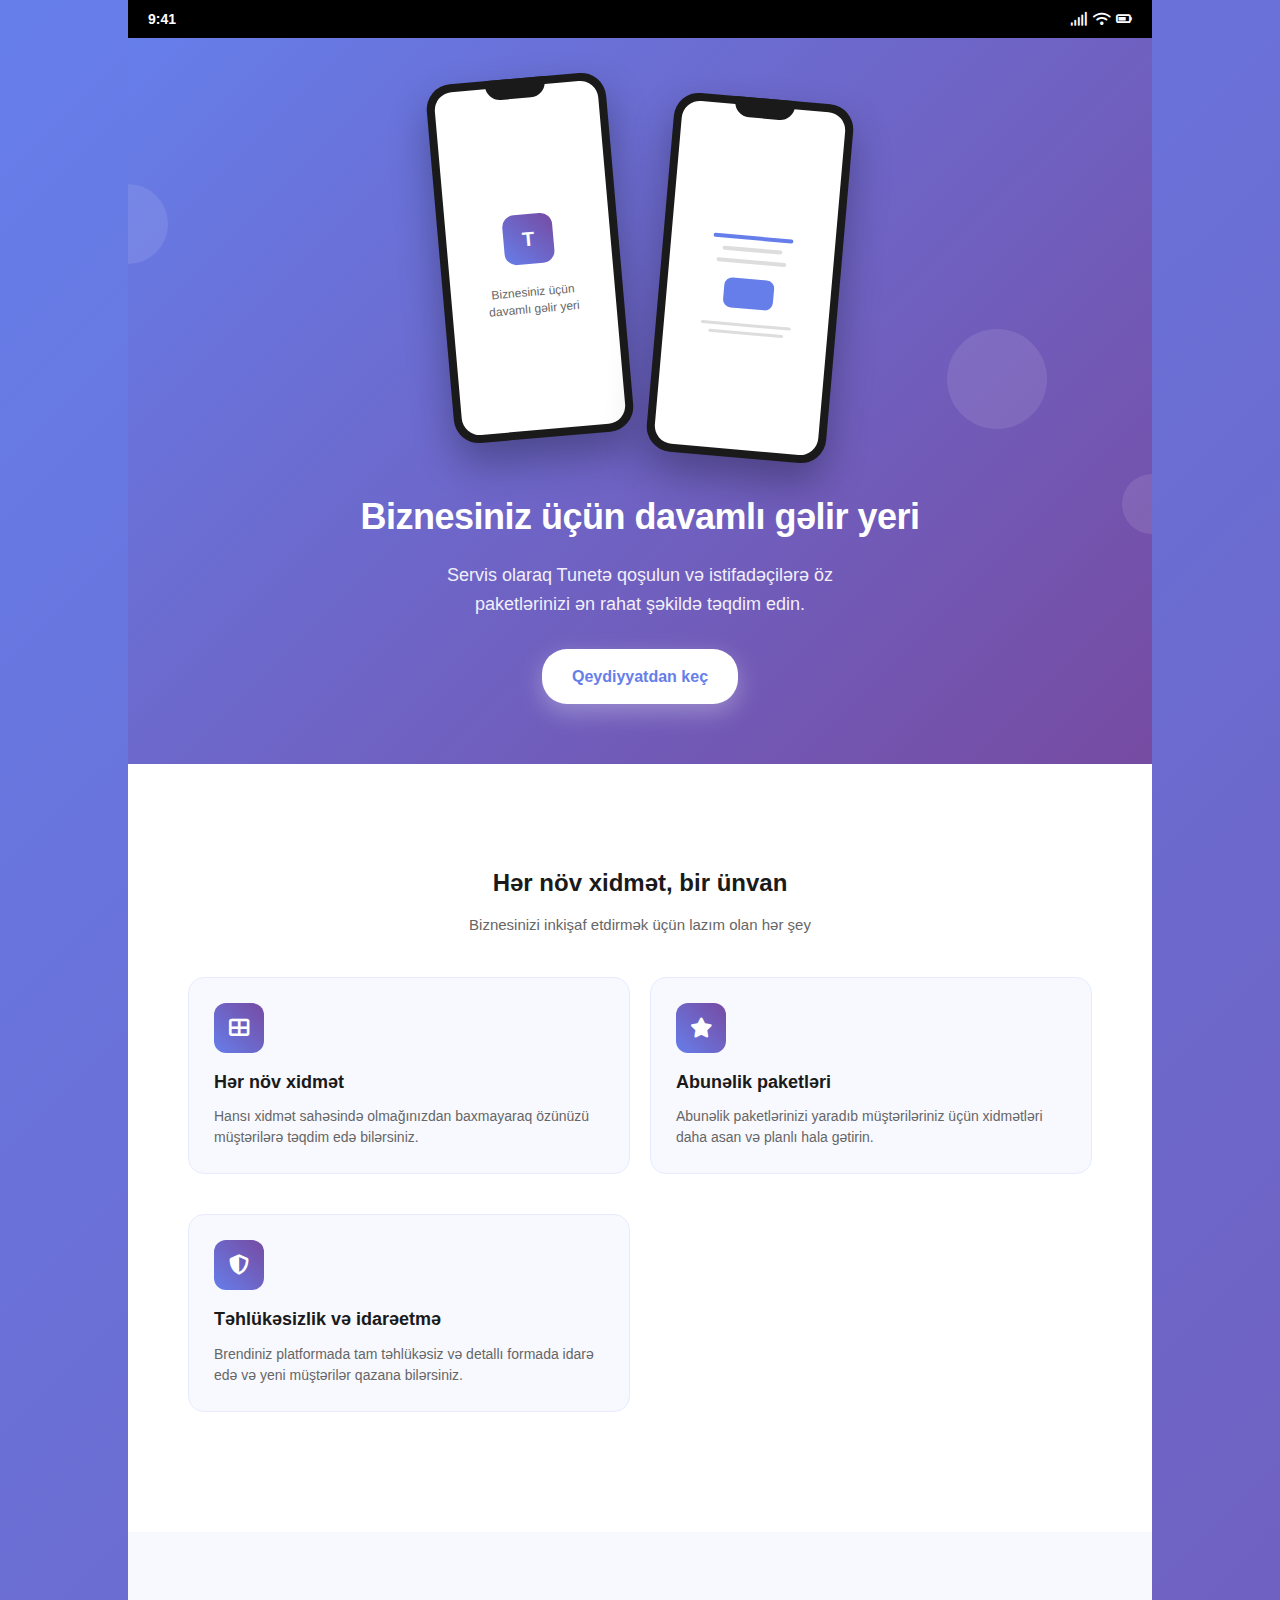
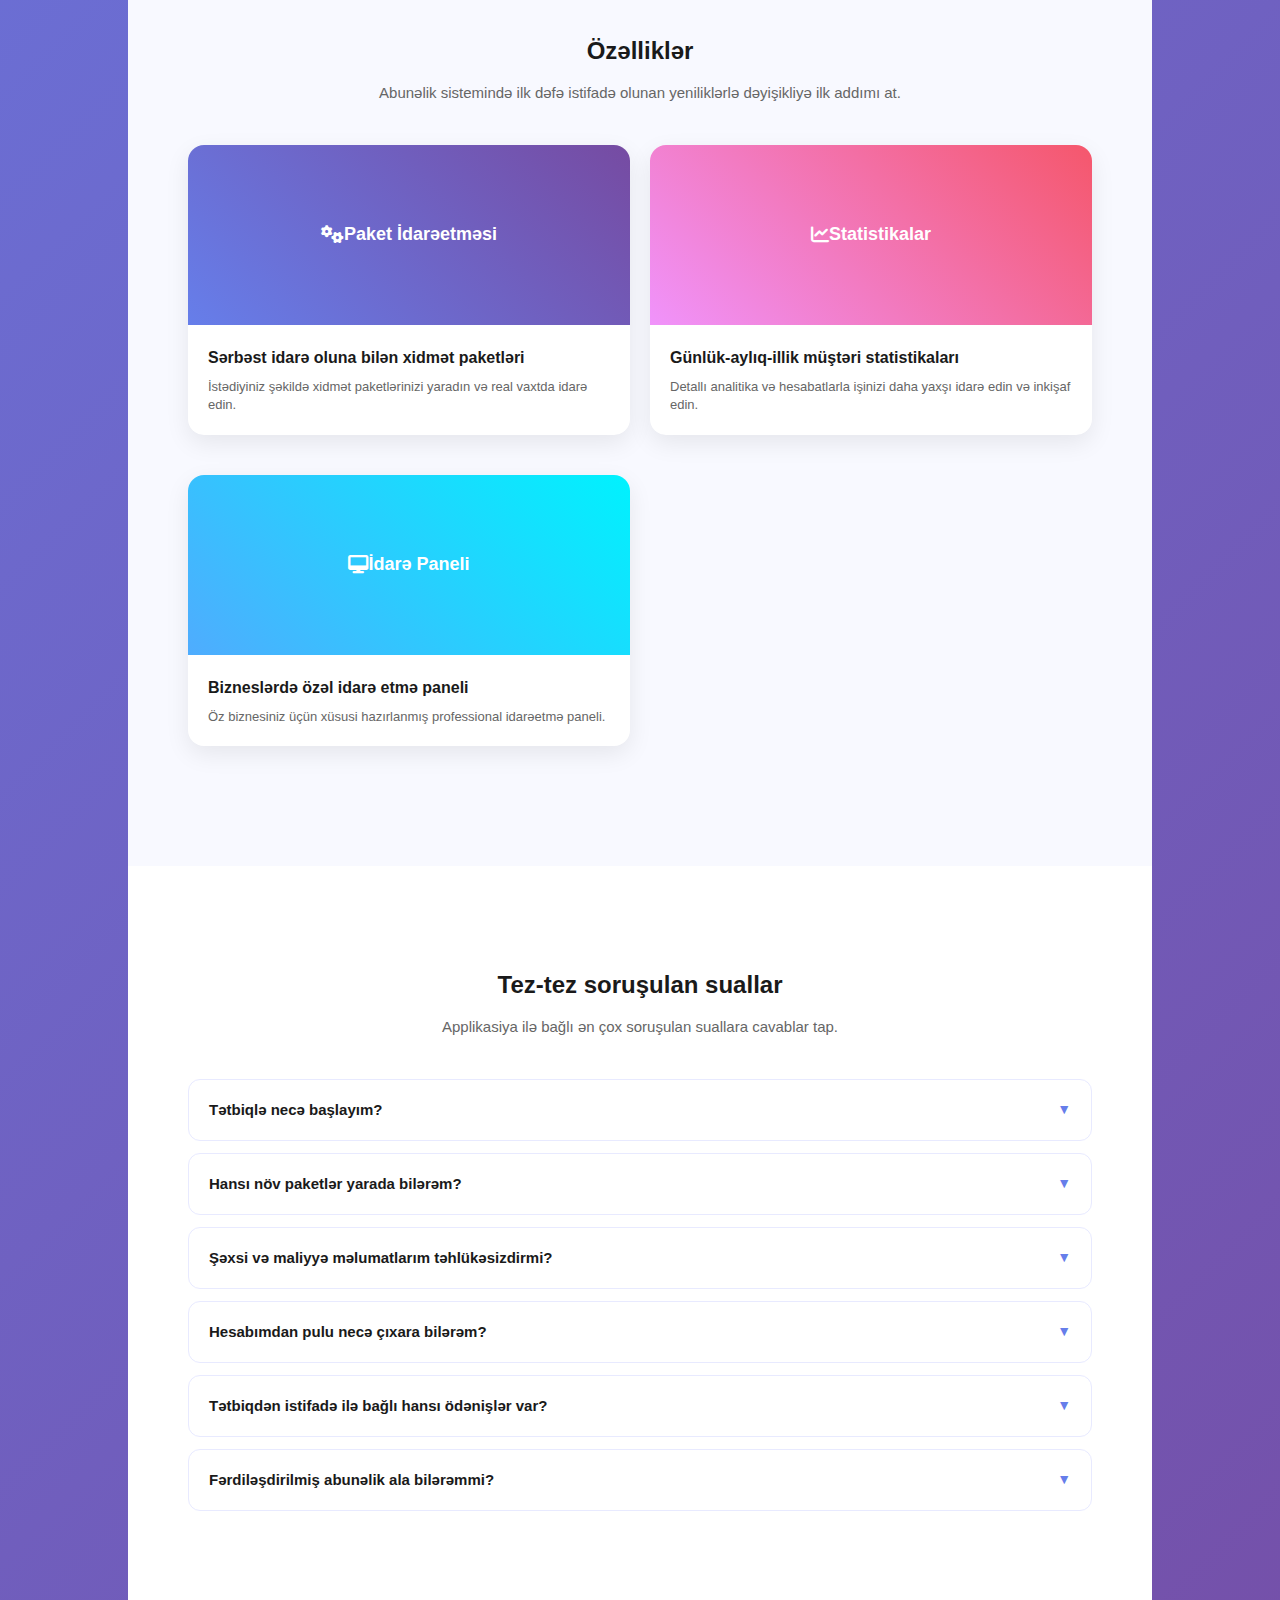
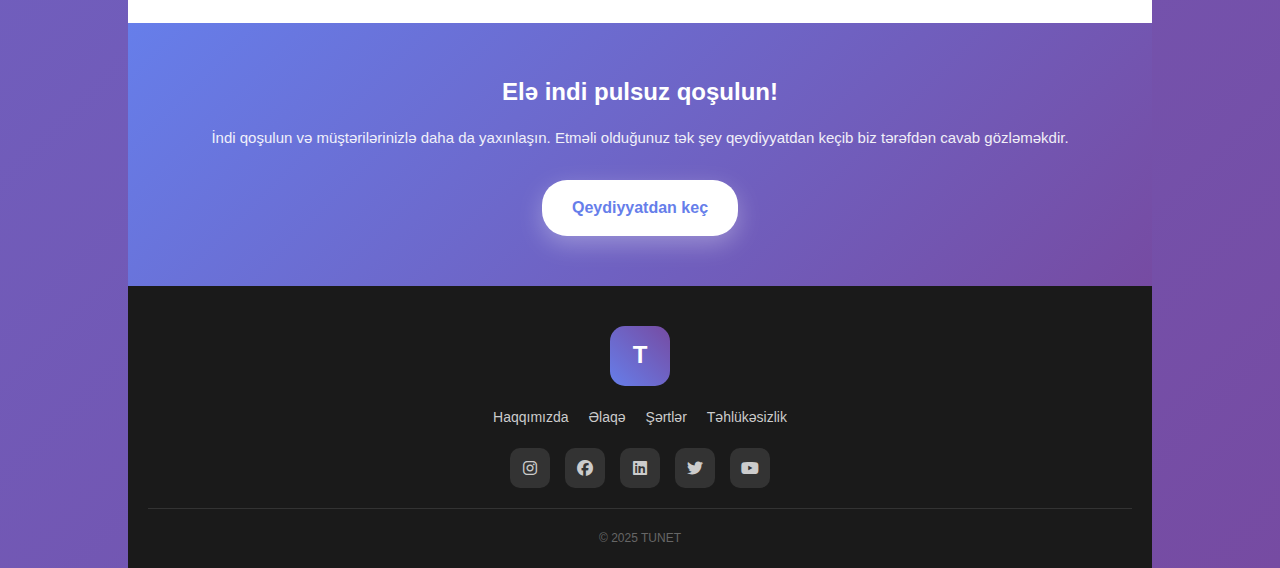
<file: mobile.html>
<!DOCTYPE html>
<html lang="tr">
  <head>
    <link rel="stylesheet" href="https://cdnjs.cloudflare.com/ajax/libs/font-awesome/6.5.2/css/all.min.css">
    <meta charset="UTF-8" />
    <meta name="viewport" content="width=device-width, initial-scale=1.0" />
    <title>Tunet</title>
  </head>
  <style>
    * {
      margin: 0;
      padding: 0;
      box-sizing: border-box;
    }

    body {
      font-family: -apple-system, BlinkMacSystemFont, "Segoe UI", Roboto, "Helvetica Neue", Arial, sans-serif;
      background: linear-gradient(135deg, #667eea 0%, #764ba2 100%);
      color: #333;
      line-height: 1.6;
      overflow-x: hidden;
    }

    .container {
      max-width: 390px;
      margin: 0 auto;
      background: white;
      min-height: 100vh;
      position: relative;
    }

    /* Status Bar */
    .status-bar {
      background: #000;
      color: white;
      padding: 8px 20px;
      display: flex;
      justify-content: space-between;
      align-items: center;
      font-size: 14px;
      font-weight: 600;
    }

    .status-left {
      display: flex;
      align-items: center;
      gap: 5px;
    }

    .status-right {
      display: flex;
      align-items: center;
      gap: 5px;
    }

    /* Hero Section with Phones */
    .hero-section {
      background: linear-gradient(135deg, #667eea 0%, #764ba2 100%);
      padding: 40px 20px 60px;
      text-align: center;
      color: white;
      position: relative;
      overflow: hidden;
    }

    .hero-phones {
      display: flex;
      justify-content: center;
      gap: 20px;
      margin-bottom: 30px;
      position: relative;
      z-index: 2;
    }

    .phone {
      width: 140px;
      height: 280px;
      background: #1a1a1a;
      border-radius: 25px;
      padding: 8px;
      position: relative;
      transform: rotate(-5deg);
      box-shadow: 0 20px 40px rgba(0, 0, 0, 0.3);
    }

    .phone:last-child {
      transform: rotate(5deg);
      margin-top: 20px;
    }

    .phone-screen {
      width: 100%;
      height: 100%;
      background: white;
      border-radius: 18px;
      overflow: hidden;
      position: relative;
    }

    .phone-notch {
      width: 60px;
      height: 20px;
      background: #1a1a1a;
      border-radius: 0 0 15px 15px;
      position: absolute;
      top: 0;
      left: 50%;
      transform: translateX(-50%);
      z-index: 3;
    }

    .phone-content {
      padding: 30px 15px 15px;
      height: 100%;
      display: flex;
      flex-direction: column;
      align-items: center;
      justify-content: center;
      text-align: center;
    }

    .phone-logo {
      width: 50px;
      height: 50px;
      background: linear-gradient(45deg, #667eea, #764ba2);
      border-radius: 12px;
      display: flex;
      align-items: center;
      justify-content: center;
      color: white;
      font-weight: bold;
      font-size: 20px;
      margin-bottom: 20px;
    }

    .phone-text {
      color: #666;
      font-size: 12px;
      line-height: 1.4;
    }

    .hero-title {
      font-size: 28px;
      font-weight: 800;
      margin-bottom: 15px;
      letter-spacing: -0.5px;
    }

    .hero-subtitle {
      font-size: 16px;
      opacity: 0.9;
      margin-bottom: 30px;
      max-width: 280px;
      margin-left: auto;
      margin-right: auto;
    }

    .cta-button {
      background: white;
      color: #667eea;
      padding: 15px 30px;
      border-radius: 25px;
      text-decoration: none;
      font-weight: 700;
      font-size: 16px;
      box-shadow: 0 8px 25px rgba(255, 255, 255, 0.3);
      transition: all 0.3s ease;
      display: inline-block;
    }

    .cta-button:hover {
      transform: translateY(-2px);
      box-shadow: 0 12px 35px rgba(255, 255, 255, 0.4);
    }

    /* Features Section */
    .features-section {
      padding: 50px 20px;
      background: white;
    }

    .section-title {
      font-size: 24px;
      font-weight: 800;
      text-align: center;
      margin-bottom: 10px;
      color: #1a1a1a;
    }

    .section-subtitle {
      text-align: center;
      color: #666;
      margin-bottom: 40px;
      font-size: 15px;
    }

    .feature-card {
      background: #f8f9ff;
      border-radius: 16px;
      padding: 25px;
      margin-bottom: 20px;
      border: 1px solid #e8eaff;
      transition: all 0.3s ease;
    }

    .feature-card:hover {
      transform: translateY(-5px);
      box-shadow: 0 15px 35px rgba(102, 126, 234, 0.1);
    }

    .feature-icon {
      width: 50px;
      height: 50px;
      background: linear-gradient(45deg, #667eea, #764ba2);
      border-radius: 12px;
      display: flex;
      align-items: center;
      justify-content: center;
      margin-bottom: 15px;
      color: white;
      font-size: 20px;
    }

    .feature-title {
      font-size: 18px;
      font-weight: 700;
      margin-bottom: 10px;
      color: #1a1a1a;
    }

    .feature-description {
      color: #666;
      font-size: 14px;
      line-height: 1.5;
    }

    /* Cards Section */
    .cards-section {
      padding: 50px 20px;
      background: #f8f9ff;
    }

    .card {
      background: white;
      border-radius: 16px;
      overflow: hidden;
      margin-bottom: 20px;
      box-shadow: 0 8px 25px rgba(0, 0, 0, 0.08);
      transition: all 0.3s ease;
    }

    .card:hover {
      transform: translateY(-8px);
      box-shadow: 0 20px 40px rgba(0, 0, 0, 0.12);
    }

    .card-image {
      width: 100%;
      height: 180px;
      background: linear-gradient(45deg, #667eea, #764ba2);
      display: flex;
      align-items: center;
      justify-content: center;
      color: white;
      font-size: 18px;
      font-weight: 700;
    }

    .card:nth-child(2) .card-image {
      background: linear-gradient(45deg, #f093fb, #f5576c);
    }

    .card:nth-child(3) .card-image {
      background: linear-gradient(45deg, #4facfe, #00f2fe);
    }

    .card-content {
      padding: 20px;
    }

    .card-title {
      font-size: 16px;
      font-weight: 700;
      margin-bottom: 8px;
      color: #1a1a1a;
    }

    .card-text {
      color: #666;
      font-size: 13px;
      line-height: 1.4;
    }

    /* FAQ Section */
    .faq-section {
      padding: 50px 20px;
      background: white;
    }

    .faq-item {
      border: 1px solid #e8eaff;
      border-radius: 12px;
      margin-bottom: 12px;
      overflow: hidden;
      transition: all 0.3s ease;
    }

    .faq-item:hover {
      box-shadow: 0 8px 25px rgba(102, 126, 234, 0.1);
    }

    .faq-question {
      padding: 18px 20px;
      font-weight: 600;
      color: #1a1a1a;
      cursor: pointer;
      display: flex;
      justify-content: space-between;
      align-items: center;
      font-size: 15px;
      transition: all 0.3s ease;
    }

    .faq-question:hover {
      background: #f8f9ff;
    }

    .faq-arrow {
      color: #667eea;
      font-size: 14px;
      transition: transform 0.3s ease;
    }

    .faq-arrow.expanded {
      transform: rotate(180deg);
    }

    .faq-answer {
      max-height: 0;
      overflow: hidden;
      transition: all 0.4s ease;
      opacity: 0;
    }

    .faq-answer.expanded {
      max-height: 200px;
      opacity: 1;
      padding: 0 20px 20px 20px;
    }

    .faq-answer p {
      color: #666;
      font-size: 14px;
      line-height: 1.5;
    }

    /* CTA Section */
    .final-cta {
      background: linear-gradient(135deg, #667eea 0%, #764ba2 100%);
      padding: 50px 20px;
      text-align: center;
      color: white;
    }

    .final-cta h2 {
      font-size: 24px;
      font-weight: 800;
      margin-bottom: 15px;
    }

    .final-cta p {
      margin-bottom: 30px;
      opacity: 0.9;
      font-size: 15px;
    }

    .final-cta .cta-button {
      background: white;
      color: #667eea;
    }

    /* Footer */
    .footer {
      background: #1a1a1a;
      color: white;
      padding: 40px 20px 20px;
      text-align: center;
    }

    .footer-logo {
      width: 60px;
      height: 60px;
      background: linear-gradient(45deg, #667eea, #764ba2);
      border-radius: 15px;
      display: flex;
      align-items: center;
      justify-content: center;
      margin: 0 auto 20px;
      color: white;
      font-weight: bold;
      font-size: 24px;
    }

    .footer-links {
      display: flex;
      justify-content: center;
      gap: 20px;
      margin-bottom: 20px;
      flex-wrap: wrap;
    }

    .footer-links a {
      color: #ccc;
      text-decoration: none;
      font-size: 14px;
      transition: color 0.3s ease;
    }

    .footer-links a:hover {
      color: white;
    }

    .social-links {
      display: flex;
      justify-content: center;
      gap: 15px;
      margin-bottom: 20px;
    }

    .social-link {
      width: 40px;
      height: 40px;
      background: #333;
      border-radius: 10px;
      display: flex;
      align-items: center;
      justify-content: center;
      color: #ccc;
      text-decoration: none;
      transition: all 0.3s ease;
    }

    .social-link:hover {
      background: #667eea;
      color: white;
      transform: translateY(-2px);
    }

    .footer-bottom {
      border-top: 1px solid #333;
      padding-top: 20px;
      color: #666;
      font-size: 12px;
    }

    /* Floating elements */
    .floating-elements {
      position: absolute;
      top: 0;
      left: 0;
      right: 0;
      bottom: 0;
      pointer-events: none;
      overflow: hidden;
    }

    .floating-circle {
      position: absolute;
      border-radius: 50%;
      background: rgba(255, 255, 255, 0.1);
      animation: float 6s ease-in-out infinite;
    }

    .circle-1 {
      width: 80px;
      height: 80px;
      top: 20%;
      left: -40px;
      animation-delay: -2s;
    }

    .circle-2 {
      width: 60px;
      height: 60px;
      top: 60%;
      right: -30px;
      animation-delay: -4s;
    }

    .circle-3 {
      width: 100px;
      height: 100px;
      top: 40%;
      left: 80%;
      animation-delay: -1s;
    }

    @keyframes float {
      0%, 100% {
        transform: translateY(0px);
      }
      50% {
        transform: translateY(-20px);
      }
    }

    /* Responsive for larger screens */
    @media (min-width: 768px) {
      .container {
        max-width: 768px;
      }

      .hero-phones {
        gap: 40px;
      }

      .phone {
        width: 180px;
        height: 360px;
      }

      .hero-title {
        font-size: 36px;
      }

      .hero-subtitle {
        font-size: 18px;
        max-width: 400px;
      }

      .features-section,
      .cards-section,
      .faq-section {
        padding: 80px 40px;
      }

      .feature-cards {
        display: grid;
        grid-template-columns: repeat(auto-fit, minmax(300px, 1fr));
        gap: 20px;
      }

      .cards-grid {
        display: grid;
        grid-template-columns: repeat(auto-fit, minmax(300px, 1fr));
        gap: 20px;
      }
    }

    @media (min-width: 1024px) {
      .container {
        max-width: 1024px;
      }

      .features-section,
      .cards-section,
      .faq-section {
        padding: 100px 60px;
      }
    }
  </style>
  <body>
    <div class="container">
      <!-- Status Bar -->
      <div class="status-bar">
        <div class="status-left">
          <span>9:41</span>
        </div>
        <div class="status-right">
          <i class="fas fa-signal"></i>
          <i class="fas fa-wifi"></i>
          <i class="fas fa-battery-three-quarters"></i>
        </div>
      </div>

      <!-- Hero Section -->
      <section class="hero-section">
        <div class="floating-elements">
          <div class="floating-circle circle-1"></div>
          <div class="floating-circle circle-2"></div>
          <div class="floating-circle circle-3"></div>
        </div>
        
        <div class="hero-phones">
          <div class="phone">
            <div class="phone-notch"></div>
            <div class="phone-screen">
              <div class="phone-content">
                <div class="phone-logo">T</div>
                <div class="phone-text">Biznesiniz üçün<br>davamlı gəlir yeri</div>
              </div>
            </div>
          </div>
          <div class="phone">
            <div class="phone-notch"></div>
            <div class="phone-screen">
              <div class="phone-content">
                <div style="width: 80px; height: 4px; background: #667eea; border-radius: 2px; margin-bottom: 8px;"></div>
                <div style="width: 60px; height: 4px; background: #ddd; border-radius: 2px; margin-bottom: 8px;"></div>
                <div style="width: 70px; height: 4px; background: #ddd; border-radius: 2px; margin-bottom: 15px;"></div>
                <div style="width: 50px; height: 30px; background: #667eea; border-radius: 8px; margin-bottom: 15px;"></div>
                <div style="width: 90px; height: 3px; background: #ddd; border-radius: 2px; margin-bottom: 5px;"></div>
                <div style="width: 75px; height: 3px; background: #ddd; border-radius: 2px;"></div>
              </div>
            </div>
          </div>
        </div>

        <h1 class="hero-title">Biznesiniz üçün davamlı gəlir yeri</h1>
        <p class="hero-subtitle">Servis olaraq Tunetə qoşulun və istifadəçilərə öz paketlərinizi ən rahat şəkildə təqdim edin.</p>
        <a href="#" class="cta-button">Qeydiyyatdan keç</a>
      </section>

      <!-- Features Section -->
      <section class="features-section">
        <h2 class="section-title">Hər növ xidmət, bir ünvan</h2>
        <p class="section-subtitle">Biznesinizi inkişaf etdirmək üçün lazım olan hər şey</p>
        
        <div class="feature-cards">
          <div class="feature-card">
            <div class="feature-icon">
              <i class="fas fa-th-large"></i>
            </div>
            <h3 class="feature-title">Hər növ xidmət</h3>
            <p class="feature-description">Hansı xidmət sahəsində olmağınızdan baxmayaraq özünüzü müştərilərə təqdim edə bilərsiniz.</p>
          </div>

          <div class="feature-card">
            <div class="feature-icon">
              <i class="fas fa-star"></i>
            </div>
            <h3 class="feature-title">Abunəlik paketləri</h3>
            <p class="feature-description">Abunəlik paketlərinizi yaradıb müştəriləriniz üçün xidmətləri daha asan və planlı hala gətirin.</p>
          </div>

          <div class="feature-card">
            <div class="feature-icon">
              <i class="fas fa-shield-alt"></i>
            </div>
            <h3 class="feature-title">Təhlükəsizlik və idarəetmə</h3>
            <p class="feature-description">Brendiniz platformada tam təhlükəsiz və detallı formada idarə edə və yeni müştərilər qazana bilərsiniz.</p>
          </div>
        </div>
      </section>

      <!-- Cards Section -->
      <section class="cards-section">
        <h2 class="section-title">Özəlliklər</h2>
        <p class="section-subtitle">Abunəlik sistemində ilk dəfə istifadə olunan yeniliklərlə dəyişikliyə ilk addımı at.</p>
        
        <div class="cards-grid">
          <div class="card">
            <div class="card-image">
              <i class="fas fa-cogs"></i>
              Paket İdarəetməsi
            </div>
            <div class="card-content">
              <h3 class="card-title">Sərbəst idarə oluna bilən xidmət paketləri</h3>
              <p class="card-text">İstədiyiniz şəkildə xidmət paketlərinizi yaradın və real vaxtda idarə edin.</p>
            </div>
          </div>

          <div class="card">
            <div class="card-image">
              <i class="fas fa-chart-line"></i>
              Statistikalar
            </div>
            <div class="card-content">
              <h3 class="card-title">Günlük-aylıq-illik müştəri statistikaları</h3>
              <p class="card-text">Detallı analitika və hesabatlarla işinizi daha yaxşı idarə edin və inkişaf edin.</p>
            </div>
          </div>

          <div class="card">
            <div class="card-image">
              <i class="fas fa-desktop"></i>
              İdarə Paneli
            </div>
            <div class="card-content">
              <h3 class="card-title">Bizneslərdə özəl idarə etmə paneli</h3>
              <p class="card-text">Öz biznesiniz üçün xüsusi hazırlanmış professional idarəetmə paneli.</p>
            </div>
          </div>
        </div>
      </section>

      <!-- FAQ Section -->
      <section class="faq-section">
        <h2 class="section-title">Tez-tez soruşulan suallar</h2>
        <p class="section-subtitle">Applikasiya ilə bağlı ən çox soruşulan suallara cavablar tap.</p>

        <div class="faq-item">
          <div class="faq-question" onclick="toggleFAQ(0)">
            Tətbiqlə necə başlayım?
            <span class="faq-arrow" id="arrow-0">▼</span>
          </div>
          <div class="faq-answer" id="answer-0">
            <p>Bu möhtəşəm həll ilə tətbiqi yükləyin, hesab yaradın və biznesi inkişaf etdirin. Sadəcə bir neçə addımda hazırsınız!</p>
          </div>
        </div>

        <div class="faq-item">
          <div class="faq-question" onclick="toggleFAQ(1)">
            Hansı növ paketlər yarada bilərəm?
            <span class="faq-arrow" id="arrow-1">▼</span>
          </div>
          <div class="faq-answer" id="answer-1">
            <p>İstədiyiniz hər cür biznes paketini yarada bilərsiniz. Limitlərimiz yoxdur!</p>
          </div>
        </div>

        <div class="faq-item">
          <div class="faq-question" onclick="toggleFAQ(2)">
            Şəxsi və maliyyə məlumatlarım təhlükəsizdirmi?
            <span class="faq-arrow" id="arrow-2">▼</span>
          </div>
          <div class="faq-answer" id="answer-2">
            <p>Bütün məlumatlarınız ən yüksək təhlükəsizlik standartları ilə qorunur.</p>
          </div>
        </div>

        <div class="faq-item">
          <div class="faq-question" onclick="toggleFAQ(3)">
            Hesabımdan pulu necə çıxara bilərəm?
            <span class="faq-arrow" id="arrow-3">▼</span>
          </div>
          <div class="faq-answer" id="answer-3">
            <p>Saniyələr içində pulunuzu istədiyiniz yerə çıxara bilərsiniz.</p>
          </div>
        </div>

        <div class="faq-item">
          <div class="faq-question" onclick="toggleFAQ(4)">
            Tətbiqdən istifadə ilə bağlı hansı ödənişlər var?
            <span class="faq-arrow" id="arrow-4">▼</span>
          </div>
          <div class="faq-answer" id="answer-4">
            <p>Ən sərfəli qiymətlərlə xidmət alırsınız. Gizli ödənişlərimiz yoxdur!</p>
          </div>
        </div>

        <div class="faq-item">
          <div class="faq-question" onclick="toggleFAQ(5)">
            Fərdiləşdirilmiş abunəlik ala bilərəmmi?
            <span class="faq-arrow" id="arrow-5">▼</span>
          </div>
          <div class="faq-answer" id="answer-5">
            <p>Tamamilə sizə uyğun fərdiləşdirilmiş abunəlik paketləri əldə edə bilərsiniz.</p>
          </div>
        </div>
      </section>

      <!-- Final CTA -->
      <section class="final-cta">
        <h2>Elə indi pulsuz qoşulun!</h2>
        <p>İndi qoşulun və müştərilərinizlə daha da yaxınlaşın. Etməli olduğunuz tək şey qeydiyyatdan keçib biz tərəfdən cavab gözləməkdir.</p>
        <a href="#" class="cta-button">Qeydiyyatdan keç</a>
      </section>

      <!-- Footer -->
      <footer class="footer">
        <div class="footer-logo">T</div>
        <div class="footer-links">
          <a href="#">Haqqımızda</a>
          <a href="#">Əlaqə</a>
          <a href="#">Şərtlər</a>
          <a href="#">Təhlükəsizlik</a>
        </div>
        <div class="social-links">
          <a href="#" class="social-link"><i class="fab fa-instagram"></i></a>
          <a href="#" class="social-link"><i class="fab fa-facebook"></i></a>
          <a href="#" class="social-link"><i class="fab fa-linkedin"></i></a>
          <a href="#" class="social-link"><i class="fab fa-twitter"></i></a>
          <a href="#" class="social-link"><i class="fab fa-youtube"></i></a>
        </div>
        <div class="footer-bottom">© 2025 TUNET</div>
      </footer>
    </div>

    <script>
      function toggleFAQ(index) {
        const answer = document.getElementById(`answer-${index}`);
        const arrow = document.getElementById(`arrow-${index}`);

        // Close all other FAQs
        for (let i = 0; i < 6; i++) {
          if (i !== index) {
            const otherAnswer = document.getElementById(`answer-${i}`);
            const otherArrow = document.getElementById(`arrow-${i}`);
            if (otherAnswer && otherArrow) {
              otherAnswer.classList.remove("expanded");
              otherArrow.classList.remove("expanded");
            }
          }
        }

        // Toggle current FAQ
        if (answer.classList.contains("expanded")) {
          answer.classList.remove("expanded");
          arrow.classList.remove("expanded");
        } else {
          answer.classList.add("expanded");
          arrow.classList.add("expanded");
        }
      }
    </script>
  </body>
</html>
</file>
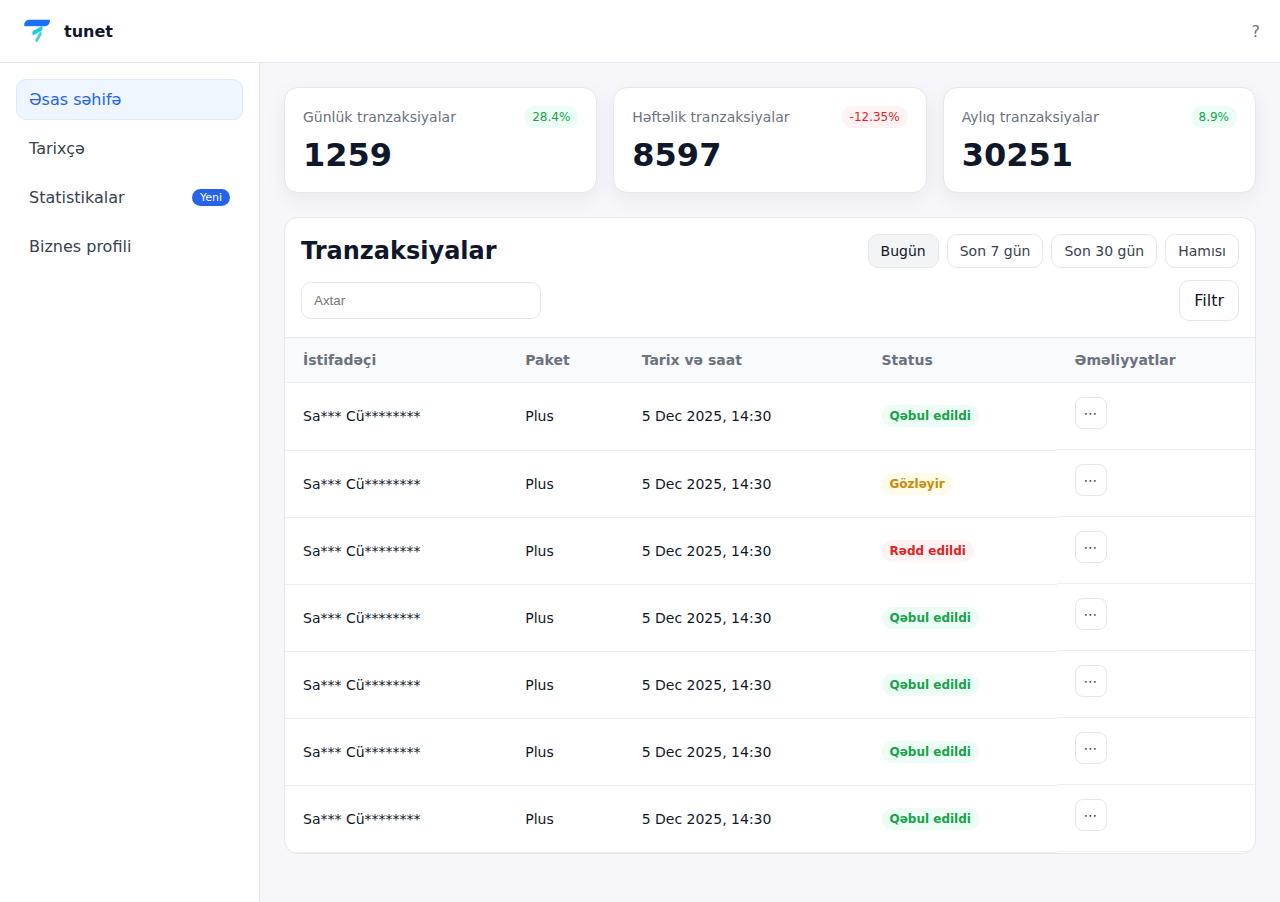
<file: pages/dashboard.html>
<!DOCTYPE html>
<html lang="az">
  <head>
    <meta charset="UTF-8" />
    <meta name="viewport" content="width=device-width, initial-scale=1.0" />
    <title>Tunet Dashboard (HTML+CSS)</title>
    <link rel="stylesheet" href="../assets/css/dashboard.css" />
  </head>
  <body>
    <div class="app">
      <!-- Header -->
      <header class="header">
        <div class="header-row">
          <div class="brand">
            <div class="brand-badge"><img src="../assets/media/photo/logo.png" width="30px" alt=""></div>
            <strong>tunet</strong>
          </div>
          <div class="header-actions" aria-hidden="true">?</div>
        </div>
      </header>

      <div class="wrap">
        <!-- Sidebar -->
        <aside class="sidebar">
          <nav class="nav">
            <a href="#main" class="active">Əsas səhifə</a>
            <a href="#history">Tarixçə</a>
            <a href="#stats">Statistikalar <span class="pill">Yeni</span></a>
            <a href="#profile">Biznes profili</a>
          </nav>
        </aside>

        <!-- Main -->
        <main class="main">
          <!-- Default/Main -->
          <section id="main" class="tab tab-default">
            <div class="cards">
              <div class="card">
                <div class="k">
                  <span>Günlük tranzaksiyalar</span
                  ><span class="badge-green">28.4%</span>
                </div>
                <div style="font-size: 32px; font-weight: 800">1259</div>
              </div>
              <div class="card">
                <div class="k">
                  <span>Həftəlik tranzaksiyalar</span
                  ><span class="badge-red">-12.35%</span>
                </div>
                <div style="font-size: 32px; font-weight: 800">8597</div>
              </div>
              <div class="card">
                <div class="k">
                  <span>Aylıq tranzaksiyalar</span
                  ><span class="badge-green">8.9%</span>
                </div>
                <div style="font-size: 32px; font-weight: 800">30251</div>
              </div>
            </div>

            <div class="table">
              <div class="table-head">
                <div class="table-tools">
                  <h2 style="margin: 0">Tranzaksiyalar</h2>
                  <div class="seg">
                    <span class="btn">Bugün</span>
                    <span class="btn muted">Son 7 gün</span>
                    <span class="btn muted">Son 30 gün</span>
                    <span class="btn muted">Hamısı</span>
                  </div>
                </div>
                <div class="table-tools" style="margin-top: 12px">
                  <div class="search"><input placeholder="Axtar" /></div>
                  <span class="btn">Filtr</span>
                </div>
              </div>

              <table>
                <thead>
                  <tr>
                    <th>İstifadəçi</th>
                    <th>Paket</th>
                    <th>Tarix və saat</th>
                    <th>Status</th>
                    <th>Əməliyyatlar</th>
                  </tr>
                </thead>
                <tbody>
                  <!-- Row 1 -->
                  <tr>
                    <td>Sa*** Cü********</td>
                    <td>Plus</td>
                    <td>5 Dec 2025, 14:30</td>
                    <td><span class="status ok">Qəbul edildi</span></td>
                    <td class="act">
                      <label
                        for="modal-toggle"
                        class="icon-btn"
                        title="Daha çox"
                        >⋯</label
                      >
                    </td>
                  </tr>
                  <tr>
                    <td>Sa*** Cü********</td>
                    <td>Plus</td>
                    <td>5 Dec 2025, 14:30</td>
                    <td><span class="status wait">Gözləyir</span></td>
                    <td class="act">
                      <label
                        for="modal-toggle"
                        class="icon-btn"
                        title="Daha çox"
                        >⋯</label
                      >
                    </td>
                  </tr>
                  <tr>
                    <td>Sa*** Cü********</td>
                    <td>Plus</td>
                    <td>5 Dec 2025, 14:30</td>
                    <td><span class="status deny">Rədd edildi</span></td>
                    <td class="act">
                      <label
                        for="modal-toggle"
                        class="icon-btn"
                        title="Daha çox"
                        >⋯</label
                      >
                    </td>
                  </tr>
                  <tr>
                    <td>Sa*** Cü********</td>
                    <td>Plus</td>
                    <td>5 Dec 2025, 14:30</td>
                    <td><span class="status ok">Qəbul edildi</span></td>
                    <td class="act">
                      <label
                        for="modal-toggle"
                        class="icon-btn"
                        title="Daha çox"
                        >⋯</label
                      >
                    </td>
                  </tr>
                  <tr>
                    <td>Sa*** Cü********</td>
                    <td>Plus</td>
                    <td>5 Dec 2025, 14:30</td>
                    <td><span class="status ok">Qəbul edildi</span></td>
                    <td class="act">
                      <label
                        for="modal-toggle"
                        class="icon-btn"
                        title="Daha çox"
                        >⋯</label
                      >
                    </td>
                  </tr>
                  <tr>
                    <td>Sa*** Cü********</td>
                    <td>Plus</td>
                    <td>5 Dec 2025, 14:30</td>
                    <td><span class="status ok">Qəbul edildi</span></td>
                    <td class="act">
                      <label
                        for="modal-toggle"
                        class="icon-btn"
                        title="Daha çox"
                        >⋯</label
                      >
                    </td>
                  </tr>
                  <tr>
                    <td>Sa*** Cü********</td>
                    <td>Plus</td>
                    <td>5 Dec 2025, 14:30</td>
                    <td><span class="status ok">Qəbul edildi</span></td>
                    <td class="act">
                      <label
                        for="modal-toggle"
                        class="icon-btn"
                        title="Daha çox"
                        >⋯</label
                      >
                    </td>
                  </tr>
                </tbody>
              </table>
            </div>
          </section>

          <!-- Profile -->
          <section id="profile" class="tab">
            <div class="profile-wrap">
              <div class="profile-head">
                <h1>Hesab məlumatları</h1>
                <div style="display: flex; gap: 10px">
                  <a class="btn">Baxış</a>
                  <a class="btn">Ləğv et</a>
                  <a class="btn primary">Yadda saxla</a>
                </div>
              </div>

              <div class="form-card">
                <div class="tabs" aria-hidden="true">
                  <a class="active">Biznes detalları</a>
                  <a>Pakətlər</a>
                </div>

                <h3 class="section-title">Detallar</h3>
                <div class="grid-3" style="margin-bottom: 18px">
                  <div>
                    <div class="avatar">logo</div>
                  </div>
                  <div>
                    <label>Biznesin adı *</label>
                    <input type="text" placeholder="Value" />
                  </div>
                  <div>
                    <label>Qısa məlumat (slogan) *</label>
                    <input type="text" placeholder="Value" />
                  </div>
                  <div>
                    <label>Kateqoriya *</label>
                    <select>
                      <option>Seçin</option>
                    </select>
                  </div>
                </div>

                <h3 class="section-title">İş saatları</h3>
                <div
                  style="
                    display: flex;
                    justify-content: flex-end;
                    gap: 10px;
                    margin-bottom: 10px;
                  "
                >
                  <span class="btn">İstisna əlavə et</span>
                  <span class="btn">Düzəliş et</span>
                </div>

                <div class="hours" style="margin-bottom: 18px">
                  <!-- sample rows, visual only -->
                  <div class="hour-row">
                    <input type="checkbox" checked />
                    <div>Bazar ertəsi</div>
                    <div style="display: flex; gap: 8px">
                      <input type="text" value="6:00" />
                      <select>
                        <option>AM</option>
                        <option>PM</option>
                      </select>
                      <input type="text" value="10:00" />
                      <select>
                        <option>PM</option>
                        <option>AM</option>
                      </select>
                    </div>
                    <div></div>
                  </div>
                  <div class="hour-row">
                    <input type="checkbox" checked />
                    <div>Çərşənbə axşamı</div>
                    <div style="display: flex; gap: 8px">
                      <input type="text" value="6:00" />
                      <select>
                        <option>AM</option>
                        <option>PM</option>
                      </select>
                      <input type="text" value="10:00" />
                      <select>
                        <option>PM</option>
                        <option>AM</option>
                      </select>
                    </div>
                    <div></div>
                  </div>
                  <div class="hour-row">
                    <input type="checkbox" checked />
                    <div>Çərşənbə</div>
                    <div style="display: flex; gap: 8px">
                      <input type="text" value="6:00" />
                      <select>
                        <option>AM</option>
                        <option>PM</option>
                      </select>
                      <input type="text" value="10:00" />
                      <select>
                        <option>PM</option>
                        <option>AM</option>
                      </select>
                    </div>
                    <div></div>
                  </div>
                  <div class="hour-row">
                    <input type="checkbox" checked />
                    <div>Cümə axşamı</div>
                    <div style="display: flex; gap: 8px">
                      <input type="text" value="6:00" />
                      <select>
                        <option>AM</option>
                        <option>PM</option>
                      </select>
                      <input type="text" value="10:00" />
                      <select>
                        <option>PM</option>
                        <option>AM</option>
                      </select>
                    </div>
                    <div></div>
                  </div>
                  <div class="hour-row">
                    <input type="checkbox" checked />
                    <div>Cümə</div>
                    <div style="display: flex; gap: 8px">
                      <input type="text" value="6:00" />
                      <select>
                        <option>AM</option>
                        <option>PM</option>
                      </select>
                      <input type="text" value="10:00" />
                      <select>
                        <option>PM</option>
                        <option>AM</option>
                      </select>
                    </div>
                    <div></div>
                  </div>
                  <div class="hour-row">
                    <input type="checkbox" checked />
                    <div>Şənbə</div>
                    <div class="pill-24">24 saat açıq</div>
                    <div></div>
                  </div>
                  <div class="hour-row">
                    <input type="checkbox" />
                    <div>Bazar</div>
                    <div style="color: #9ca3af">Bağlı</div>
                    <div></div>
                  </div>
                </div>

                <h3 class="section-title">Şəkillər</h3>
                <div class="upload" style="margin-bottom: 18px">
                  <div class="drop">Drag & drop — Maksimum 100MB</div>
                  <div class="thumb">×</div>
                  <div class="thumb">×</div>
                </div>

                <h3 class="section-title">Əlaqə və ünvan</h3>
                <div
                  style="
                    display: flex;
                    justify-content: flex-end;
                    margin-bottom: 10px;
                  "
                >
                  <span class="btn">Əlavə et</span>
                </div>
                <div class="grid-2">
                  <div>
                    <label>Telefon nömrəsi</label>
                    <div style="display: flex">
                      <input type="text" value="+99451264589" />
                      <span
                        class="btn"
                        style="
                          border-left: 0;
                          border-radius: 0 10px 10px 0;
                          background: #fef2f2;
                          color: var(--red);
                        "
                        >Sil</span
                      >
                    </div>
                  </div>
                  <div>
                    <label>Whatsapp</label>
                    <div style="display: flex">
                      <input type="text" value="link:wahtsapp" />
                      <span
                        class="btn"
                        style="
                          border-left: 0;
                          border-radius: 0 10px 10px 0;
                          background: #fef2f2;
                          color: var(--red);
                        "
                        >Sil</span
                      >
                    </div>
                  </div>
                </div>
              </div>
            </div>
          </section>

          <!-- History -->
          <section id="history" class="tab">
            <div class="card" style="text-align: center; padding: 40px">
            <div class="table">
              <div class="table-head">
                <div class="table-tools">
                  <h2 style="margin: 0">Tranzaksiyalar</h2>
                  <div class="seg">
                    <span class="btn">Bugün</span>
                    <span class="btn muted">Son 7 gün</span>
                    <span class="btn muted">Son 30 gün</span>
                    <span class="btn muted">Hamısı</span>
                  </div>
                </div>
                <div class="table-tools" style="margin-top: 12px">
                  <div class="search"><input placeholder="Axtar" /></div>
                  <span class="btn">Filtr</span>
                </div>
              </div>

              <table>
                <thead>
                  <tr>
                    <th>İstifadəçi</th>
                    <th>Paket</th>
                    <th>Tarix və saat</th>
                    <th>Status</th>
                    <th>Əməliyyatlar</th>
                  </tr>
                </thead>
                <tbody>
                  <!-- Row 1 -->
                  <tr>
                    <td>Sa*** Cü********</td>
                    <td>Plus</td>
                    <td>5 Dec 2025, 14:30</td>
                    <td><span class="status ok">Qəbul edildi</span></td>
                    <td class="act">
                      <label
                        for="modal-toggle"
                        class="icon-btn"
                        title="Daha çox"
                        >⋯</label
                      >
                    </td>
                  </tr>
                  <tr>
                    <td>Sa*** Cü********</td>
                    <td>Plus</td>
                    <td>5 Dec 2025, 14:30</td>
                    <td><span class="status wait">Gözləyir</span></td>
                    <td class="act">
                      <label
                        for="modal-toggle"
                        class="icon-btn"
                        title="Daha çox"
                        >⋯</label
                      >
                    </td>
                  </tr>
                  <tr>
                    <td>Sa*** Cü********</td>
                    <td>Plus</td>
                    <td>5 Dec 2025, 14:30</td>
                    <td><span class="status deny">Rədd edildi</span></td>
                    <td class="act">
                      <label
                        for="modal-toggle"
                        class="icon-btn"
                        title="Daha çox"
                        >⋯</label
                      >
                    </td>
                  </tr>
                  <tr>
                    <td>Sa*** Cü********</td>
                    <td>Plus</td>
                    <td>5 Dec 2025, 14:30</td>
                    <td><span class="status ok">Qəbul edildi</span></td>
                    <td class="act">
                      <label
                        for="modal-toggle"
                        class="icon-btn"
                        title="Daha çox"
                        >⋯</label
                      >
                    </td>
                  </tr>
                  <tr>
                    <td>Sa*** Cü********</td>
                    <td>Plus</td>
                    <td>5 Dec 2025, 14:30</td>
                    <td><span class="status ok">Qəbul edildi</span></td>
                    <td class="act">
                      <label
                        for="modal-toggle"
                        class="icon-btn"
                        title="Daha çox"
                        >⋯</label
                      >
                    </td>
                  </tr>
                  <tr>
                    <td>Sa*** Cü********</td>
                    <td>Plus</td>
                    <td>5 Dec 2025, 14:30</td>
                    <td><span class="status ok">Qəbul edildi</span></td>
                    <td class="act">
                      <label
                        for="modal-toggle"
                        class="icon-btn"
                        title="Daha çox"
                        >⋯</label
                      >
                    </td>
                  </tr>
                  <tr>
                    <td>Sa*** Cü********</td>
                    <td>Plus</td>
                    <td>5 Dec 2025, 14:30</td>
                    <td><span class="status ok">Qəbul edildi</span></td>
                    <td class="act">
                      <label
                        for="modal-toggle"
                        class="icon-btn"
                        title="Daha çox"
                        >⋯</label
                      >
                    </td>
                  </tr>
                </tbody>
              </table>
            </div>
          </section>

          <!-- Stats -->
          <section id="stats" class="tab">
            <div class="card" style="text-align: center; padding: 40px">
              <h2>Statistikalar bölməsi hələ hazırlanmayıb</h2>
              <p style="color: var(--muted)">
                Bu bölmə yaxın zamanda istifadəyə veriləcək.
              </p>
            </div>
          </section>
        </main>
      </div>

      <!-- CSS-only Modal -->
      <input type="checkbox" id="modal-toggle" />
      <div class="modal-backdrop">
        <div
          class="modal"
          role="dialog"
          aria-modal="true"
          aria-labelledby="m-title"
        >
          <h3 id="m-title" style="margin-top: 0">Ödəniş qəbul edilsin?</h3>
          <p style="color: var(--muted)">
            Samir Cümşüdzadə “Plus” paketindən istifadə etmək üçün QR ödənişdən
            istifadə etdi.
          </p>
          <div class="row">
            <label
              for="modal-toggle"
              class="btn primary"
              style="text-align: center"
              >Təsdiqə</label
            >
            <label for="modal-toggle" class="btn" style="text-align: center"
              >Ləğv et</label
            >
          </div>
        </div>
      </div>
    </div>

    <!-- Keep the active state on sidebar by CSS only -->
<script src="../assets/js/dasboard.js"></script>
  </body>
</html>
</file>
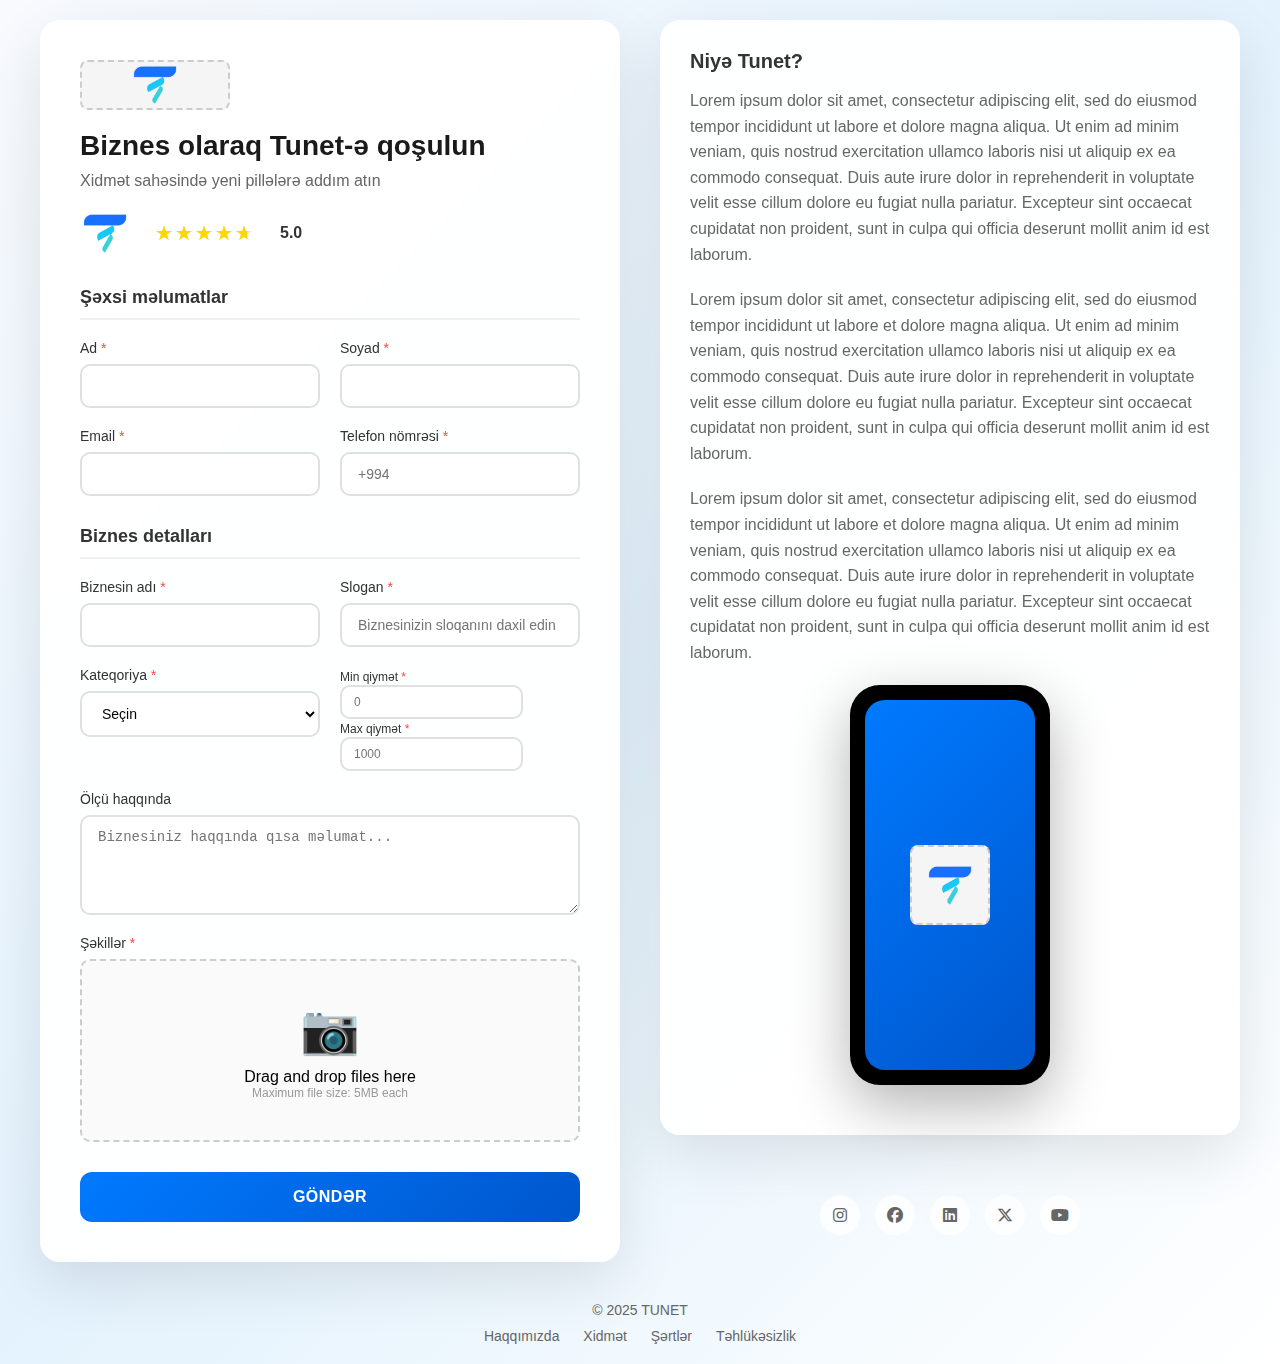
<file: pages/register.html>
<!DOCTYPE html>
<html lang="az">
<head>
    <meta charset="UTF-8">
    <meta name="viewport" content="width=device-width, initial-scale=1.0">
    <title>Tunet - Biznes olaraq qoşulun</title>
    <link rel="stylesheet" href="../assets/css/register.css">
    <link rel="stylesheet" href="https://cdnjs.cloudflare.com/ajax/libs/font-awesome/6.5.2/css/all.min.css">

</head>
<body>
    <div class="container">
        <div class="left-section">
            <div class="header">
                <div class="logo"><img style="width: 50px;" src="../assets/media/photo/logo.png" alt=""></div>
                <h1 class="title">Biznes olaraq Tunet-ə qoşulun</h1>
                <p class="subtitle">Xidmət sahəsində yeni pillələrə addım atın</p>
                
                <div class="rating">
                    <div class="rating-badges">
                        <img src="../assets/media/photo/logo.png" alt="Rating Badge" width="50px">
                    </div>
                    <div class="stars-container">
                        <div class="stars-background">★★★★★</div>
                        <div class="stars-filled" id="starsFilled">★★★★★</div>
                    </div>
                    <span class="rating-text">5.0</span>
                </div>
            </div>
            
            <form id="businessForm">
                <div class="form-section">
                    <h3 class="section-title">Şəxsi məlumatlar</h3>
                    <div class="form-grid">
                        <div class="form-group half-width">
                            <label>Ad <span class="required">*</span></label>
                            <input type="text" name="firstName" required>
                        </div>
                        <div class="form-group half-width">
                            <label>Soyad <span class="required">*</span></label>
                            <input type="text" name="lastName" required>
                        </div>
                        <div class="form-group half-width">
                            <label>Email <span class="required">*</span></label>
                            <input type="email" name="email" required>
                        </div>
                        <div class="form-group half-width">
                            <label>Telefon nömrəsi <span class="required">*</span></label>
                            <input type="tel" name="phone" placeholder="+994" required>
                        </div>
                    </div>
                </div>
                
                <div class="form-section">
                    <h3 class="section-title">Biznes detalları</h3>
                    <div class="form-grid">
                        <div class="form-group">
                            <label>Biznesin adı <span class="required">*</span></label>
                            <input type="text" name="businessName" required>
                        </div>
                        <div class="form-group">
                            <label>Slogan <span class="required">*</span></label>
                            <input type="text" name="slogan" placeholder="Biznesinizin sloqanını daxil edin" required>
                        </div>
                        <div class="form-group">
                            <label>Kateqoriya <span class="required">*</span></label>
                            <select name="category" required>
                                <option value="">Seçin</option>
                                <option value="restaurant">Restoran</option>
                                <option value="service">Xidmət</option>
                                <option value="retail">Pərakəndə</option>
                            </select>
                        </div>
                        <div class="form-group price-range">
                            <div class="price-input-group">
                                <label style="font-size: 12px;">Min qiymət <span class="required">*</span></label>
                                <input type="number" name="minPrice" placeholder="0" min="0" required style="font-size: 12px; padding: 8px 12px;">
                            </div>
                            <div class="price-input-group">
                                <label style="font-size: 12px;">Max qiymət <span class="required">*</span></label>
                                <input type="number" name="maxPrice" placeholder="1000" min="0" required style="font-size: 12px; padding: 8px 12px;">
                            </div>
                        </div>
                        <div class="form-group full-width">
                            <label>Ölçü haqqında</label>
                            <textarea name="description" placeholder="Biznesiniz haqqında qısa məlumat..."></textarea>
                        </div>
                    </div>
                    
                    <div class="form-group">
                        <label>Şəkillər <span class="required">*</span></label>
                        <div class="file-upload" onclick="document.getElementById('fileInput').click()">
                            <div class="file-upload-icon">📷</div>
                            <p>Drag and drop files here</p>
                            <p style="font-size: 12px; color: #999;">Maximum file size: 5MB each</p>
                            <input type="file" id="fileInput" name="images" multiple accept="image/*" style="display: none;">
                        </div>
                    </div>
                </div>
                
                <button type="submit" class="submit-btn">Göndər</button>
            </form>
        </div>
        
        <div class="right-section">
            <div class="info-card">
                <h3 class="info-title">Niyə Tunet?</h3>
                <p class="info-text">
                    Lorem ipsum dolor sit amet, consectetur adipiscing elit, sed do eiusmod tempor incididunt ut labore et dolore magna aliqua. Ut enim ad minim veniam, quis nostrud exercitation ullamco laboris nisi ut aliquip ex ea commodo consequat. Duis aute irure dolor in reprehenderit in voluptate velit esse cillum dolore eu fugiat nulla pariatur. Excepteur sint occaecat cupidatat non proident, sunt in culpa qui officia deserunt mollit anim id est laborum.
                </p>
                
                <p class="info-text">
                    Lorem ipsum dolor sit amet, consectetur adipiscing elit, sed do eiusmod tempor incididunt ut labore et dolore magna aliqua. Ut enim ad minim veniam, quis nostrud exercitation ullamco laboris nisi ut aliquip ex ea commodo consequat. Duis aute irure dolor in reprehenderit in voluptate velit esse cillum dolore eu fugiat nulla pariatur. Excepteur sint occaecat cupidatat non proident, sunt in culpa qui officia deserunt mollit anim id est laborum.
                </p>
                
                <p class="info-text">
                    Lorem ipsum dolor sit amet, consectetur adipiscing elit, sed do eiusmod tempor incididunt ut labore et dolore magna aliqua. Ut enim ad minim veniam, quis nostrud exercitation ullamco laboris nisi ut aliquip ex ea commodo consequat. Duis aute irure dolor in reprehenderit in voluptate velit esse cillum dolore eu fugiat nulla pariatur. Excepteur sint occaecat cupidatat non proident, sunt in culpa qui officia deserunt mollit anim id est laborum.
                </p>
                
                <div class="phone-mockup">
                    <div class="phone">
                        <div class="phone-screen">
                            <div class="phone-logo"><img width="50px" src="../assets/media/photo/logo.png" alt=""></div>
                        </div>
                    </div>
                </div>
            </div>
            
            
            <div class="social-links">
                <a href="#" class="social-link"><i class="fab fa-instagram"></i></a>
                <a href="#" class="social-link"><i class="fab fa-facebook"></i></a>
                <a href="#" class="social-link"><i class="fab fa-linkedin"></i></a>
                <a href="#" class="social-link"><i class="fa-brands fa-x-twitter"></i></a>
                <a href="#" class="social-link"><i class="fab fa-youtube"></i></a>

            </div>
        </div>
    </div>
    
    <div class="footer">
        <p>© 2025 TUNET</p>
        <div style="margin-top: 10px;">
            <a href="#" style="color: #666; text-decoration: none; margin: 0 10px;">Haqqımızda</a>
            <a href="#" style="color: #666; text-decoration: none; margin: 0 10px;">Xidmət</a>
            <a href="#" style="color: #666; text-decoration: none; margin: 0 10px;">Şərtlər</a>
            <a href="#" style="color: #666; text-decoration: none; margin: 0 10px;">Təhlükəsizlik</a>
        </div>
    </div>
    
    <div id="successModal" class="modal">
        <div class="modal-content">
            <div class="modal-icon">✓</div>
            <h3 class="modal-title">Qeydiyyat uğurlu oldu</h3>
            <p class="modal-text">Komandamız ən yaxın zamanda sizə geri dönüş edəcəkdir. Gözləməde qalın!</p>
            <button class="modal-btn" onclick="closeModal()">Bağla</button>
        </div>
    </div>

    <script src="../assets/js/register.js"></script>
</body>
</html>
</file>
<file: assets/css/dashboard.css>
:root {
        --bg: #f7f7fb;
        --card: #ffffff;
        --bd: #e5e7eb;
        --text: #0f172a;
        --muted: #6b7280;
        --blue: #2563eb;
        --blue-50: #eff6ff;
        --green: #16a34a;
        --green-50: #ecfdf5;
        --red: #dc2626;
        --red-50: #fef2f2;
        --yellow: #ca8a04;
        --yellow-50: #fefce8;
        --radius: 14px;
        --shadow: 0 6px 20px rgba(0, 0, 0, 0.06);
      }
      * {
        box-sizing: border-box;
      }
      html,
      body {
        height: 100%;
      }
      body {
        margin: 0;
        font-family: ui-sans-serif, system-ui, -apple-system, Segoe UI, Roboto,
          Inter, "Helvetica Neue", Arial;
        color: var(--text);
        background: var(--bg);
      }
      a {
        color: inherit;
        text-decoration: none;
      }
      /* Layout */
      .app {
        min-height: 100vh;
        display: flex;
        flex-direction: column;
      }
      .header {
        background: #fff;
        border-bottom: 1px solid var(--bd);
        padding: 14px 20px;
        position: sticky;
        top: 0;
        z-index: 10;
      }
      .header-row {
        display: flex;
        align-items: center;
        justify-content: space-between;
        gap: 16px;
      }
      .brand {
        display: flex;
        align-items: center;
        gap: 10px;
      }
      .brand-badge {
        width: 34px;
        height: 34px;
        border-radius: 10px;
        color: #fff;
        display: grid;
        place-items: center;
        font-weight: 700;
      }
      .header-actions {
        display: flex;
        align-items: center;
        gap: 14px;
        color: #6b7280;
      }
      .wrap {
        flex: 1;
        display: flex;
        min-height: 0;
      }
      .sidebar {
        width: 260px;
        background: #fff;
        border-right: 1px solid var(--bd);
        padding: 16px;
        position: sticky;
        top: 61px;
        height: calc(100vh - 61px);
      }
      .nav {
        display: grid;
        gap: 8px;
      }
      .nav a {
        display: flex;
        align-items: center;
        gap: 10px;
        padding: 10px 12px;
        border-radius: 10px;
        color: #374151;
        border: 1px solid transparent;
      }
      .nav a:hover {
        background: #f9fafb;
      }
      .nav a.active,
      .nav a:focus-visible {
        background: var(--blue-50);
        color: var(--blue);
        border-color: #dbeafe;
        outline: none;
      }
      .pill {
        margin-left: auto;
        background: var(--blue);
        color: #fff;
        border-radius: 999px;
        padding: 2px 8px;
        font-size: 11px;
      }
      .main {
        flex: 1;
        padding: 24px;
        min-width: 0;
      }
      /* Sections (tabs) with :target */
      section.tab {
        display: none;
      }
      section.tab:target {
        display: block;
      }
      /* Default visible tab when no hash */
      .tab-default {
        display: block;
      }
      /* Cards */
      .cards {
        display: grid;
        grid-template-columns: repeat(3, minmax(0, 1fr));
        gap: 16px;
        margin-bottom: 24px;
      }
      .card {
        background: var(--card);
        border: 1px solid var(--bd);
        border-radius: var(--radius);
        padding: 18px;
        box-shadow: var(--shadow);
      }
      .card .k {
        display: flex;
        align-items: center;
        justify-content: space-between;
        margin-bottom: 8px;
        color: var(--muted);
        font-size: 14px;
      }
      .badge-green {
        background: var(--green-50);
        color: var(--green);
        padding: 4px 8px;
        border-radius: 999px;
        font-size: 12px;
      }
      .badge-red {
        background: var(--red-50);
        color: var(--red);
        padding: 4px 8px;
        border-radius: 999px;
        font-size: 12px;
      }
      /* Table */
      .table {
        background: #fff;
        border: 1px solid var(--bd);
        border-radius: var(--radius);
        overflow: hidden;
      }
      .table-head {
        padding: 16px;
        border-bottom: 1px solid var(--bd);
      }
      .table-tools {
        display: flex;
        align-items: center;
        justify-content: space-between;
        gap: 12px;
      }
      .seg {
        display: flex;
        gap: 8px;
        flex-wrap: wrap;
      }
      .seg .btn {
        padding: 8px 12px;
        border: 1px solid var(--bd);
        border-radius: 10px;
        background: #f3f4f6;
        font-size: 14px;
      }
      .seg .btn.muted {
        background: #fff;
        color: #374151;
      }
      .search {
        position: relative;
        min-width: 240px;
      }
      .search input {
        width: 100%;
        padding: 10px 12px 10px 12px;
        border: 1px solid var(--bd);
        border-radius: 10px;
      }
      table {
        width: 100%;
        border-collapse: collapse;
      }
      th,
      td {
        padding: 14px 18px;
        text-align: left;
        border-bottom: 1px solid #edf0f3;
        font-size: 14px;
      }
      thead th {
        color: #6b7280;
        background: #f9fafb;
      }
      .status {
        display: inline-flex;
        align-items: center;
        padding: 4px 8px;
        border-radius: 999px;
        font-size: 12px;
        font-weight: 600;
      }
      .ok {
        background: var(--green-50);
        color: var(--green);
      }
      .wait {
        background: var(--yellow-50);
        color: var(--yellow);
      }
      .deny {
        background: var(--red-50);
        color: var(--red);
      }
      .act {
        display: flex;
        gap: 6px;
      }
      .icon-btn {
        width: 32px;
        height: 32px;
        border-radius: 8px;
        border: 1px solid var(--bd);
        background: #fff;
        display: grid;
        place-items: center;
        cursor: pointer;
      }
      .icon-btn:hover {
        background: #f3f4f6;
      }
      /* Profile */

      .profile-head {
        display: flex;
        align-items: center;
        justify-content: space-between;
        margin-bottom: 16px;
      }
      .btn {
        padding: 10px 14px;
        border-radius: 10px;
        border: 1px solid var(--bd);
        background: #fff;
        cursor: pointer;
      }
      .btn.primary {
        background: var(--blue);
        color: #fff;
        border-color: var(--blue);
      }
      .tabs {
        display: flex;
        border-bottom: 1px solid var(--bd);
      }
      .tabs a {
        padding: 14px 18px;
        color: #6b7280;
        border-bottom: 2px solid transparent;
      }
      .tabs a.active {
        color: var(--blue);
        border-color: var(--blue);
      }
      .form-card {
        background: #fff;
        border: 1px solid var(--bd);
        border-radius: var(--radius);
        padding: 18px;
      }
      .grid-3 {
        display: grid;
        grid-template-columns: 180px 1fr 1fr;
        gap: 16px;
      }
      .grid-2 {
        display: grid;
        grid-template-columns: 1fr 1fr;
        gap: 16px;
      }
      label {
        display: block;
        margin-bottom: 6px;
        font-size: 14px;
        color: #374151;
      }
      input[type="text"],
      select {
        width: 100%;
        padding: 10px 12px;
        border: 1px solid var(--bd);
        border-radius: 10px;
        font-size: 14px;
      }
      .avatar {
        width: 80px;
        height: 80px;
        border-radius: 50%;
        background: #e5e7eb;
        display: grid;
        place-items: center;
      }
      .section-title {
        font-size: 18px;
        margin: 18px 0 12px;
      }
      .hours {
        display: grid;
        gap: 10px;
      }
      .hour-row {
        display: grid;
        grid-template-columns: 26px 140px auto 140px;
        gap: 10px;
        align-items: center;
      }
      .pill-24 {
        font-size: 13px;
        color: #6b7280;
      }
      /* Upload (visual only) */
      .upload {
        display: flex;
        gap: 12px;
      }
      .drop {
        flex: 1;
        border: 2px dashed var(--bd);
        border-radius: 14px;
        display: grid;
        place-items: center;
        padding: 26px;
        color: #6b7280;
        background: #fafafa;
      }
      .thumb {
        width: 90px;
        height: 90px;
        border: 2px dashed var(--bd);
        border-radius: 12px;
        display: grid;
        place-items: center;
        background: #f3f4f6;
      }
      /* Modal (CSS-only) */
      #modal-toggle {
        display: none;
      }
      .modal-backdrop {
        position: fixed;
        inset: 0;
        background: rgba(0, 0, 0, 0.5);
        display: none;
        align-items: center;
        justify-content: center;
        padding: 16px;
        z-index: 50;
      }
      #modal-toggle:checked ~ .modal-backdrop {
        display: flex;
      }
      .modal {
        background: #fff;
        border-radius: 16px;
        padding: 20px;
        max-width: 420px;
        width: 100%;
        box-shadow: var(--shadow);
      }
      .modal .row {
        display: flex;
        gap: 10px;
        margin-top: 12px;
      }
      .modal .row .btn {
        flex: 1;
      }
      /* Responsive */
      @media (max-width: 1100px) {
        .cards {
          grid-template-columns: 1fr;
        }
        .grid-3 {
          grid-template-columns: 1fr;
        }
        .grid-2 {
          grid-template-columns: 1fr;
        }
        .sidebar {
          position: static;
          height: auto;
          width: 100%;
          border-right: 0;
          border-bottom: 1px solid var(--bd);
        }
        .wrap {
          flex-direction: column;
        }
      }
</file>
<file: assets/css/register.css>
* {
  margin: 0;
  padding: 0;
  box-sizing: border-box;
}

body {
  font-family: -apple-system, BlinkMacSystemFont, "Segoe UI", Roboto, Oxygen,
    Ubuntu, Cantarell, sans-serif;
  background: linear-gradient(135deg, #f8fafe 0%, #e3f2fd 50%, #ffffff 100%);
  min-height: 100vh;
  padding: 20px;
}

.container {
  max-width: 1200px;
  margin: 0 auto;
  display: grid;
  grid-template-columns: 1fr 1fr;
  gap: 40px;
  align-items: start;
}

.left-section {
  background: rgba(255, 255, 255, 0.95);
  border-radius: 20px;
  padding: 40px;
  box-shadow: 0 20px 60px rgba(0, 0, 0, 0.1);
  backdrop-filter: blur(10px);
}

.header {
  margin-bottom: 30px;
}

.logo {
  color: #007aff;
  font-size: 32px;
  font-weight: bold;
  margin-bottom: 20px;
  display: flex;
  align-items: center;
  gap: 10px;
  width: 150px;
  height: 50px;
  background: #f5f5f5;
  border: 2px dashed #ccc;
  justify-content: center;
  border-radius: 8px;
  font-size: 14px;
  color: #666;
}

.title {
  font-size: 28px;
  font-weight: 700;
  color: #1a1a1a;
  margin-bottom: 10px;
}

.subtitle {
  color: #666;
  font-size: 16px;
  margin-bottom: 20px;
}

.rating {
  display: flex;
  align-items: center;
  gap: 15px;
  margin-bottom: 30px;
}

.rating-badges {
  display: flex;
  gap: 10px;
}

.badge {
  background: #ff4444;
  color: white;
  padding: 6px 12px;
  border-radius: 6px;
  font-size: 14px;
  font-weight: bold;
}

/* Dynamic Star Rating Styles */
.stars-container {
  position: relative;
  display: inline-flex;
  font-size: 20px;
  margin: 0 10px;
}

.stars-background {
  color: #e0e0e0;
  letter-spacing: 2px;
}

.stars-filled {
  position: absolute;
  top: 0;
  left: 0;
  overflow: hidden;
  white-space: nowrap;
  color: #ffd700;
  letter-spacing: 2px;
  transition: width 0.3s ease;
}

.rating-text {
  font-weight: 600;
  color: #333;
  font-size: 16px;
}

.form-section {
  margin-bottom: 30px;
}

.section-title {
  font-size: 18px;
  font-weight: 600;
  color: #333;
  margin-bottom: 20px;
  padding-bottom: 10px;
  border-bottom: 2px solid #f0f0f0;
}

.form-grid {
  display: grid;
  grid-template-columns: 1fr 1fr;
  gap: 20px;
  margin-bottom: 20px;
}

.form-group {
  display: flex;
  flex-direction: column;
}

.form-group.full-width {
  grid-column: 1 / -1;
}

.form-group.half-width {
  grid-column: span 1;
}

.price-row {
  display: grid;
  grid-template-columns: 1fr 1fr;
  gap: 20px;
  grid-column: 1 / -1;
}

label {
  font-size: 14px;
  font-weight: 500;
  color: #333;
  margin-bottom: 8px;
}

.required {
  color: #ff4444;
}

input,
textarea,
select {
  padding: 12px 16px;
  border: 2px solid #e0e0e0;
  border-radius: 10px;
  font-size: 14px;
  transition: all 0.3s ease;
  background: white;
}

input:focus,
textarea:focus,
select:focus {
  outline: none;
  border-color: #007aff;
  box-shadow: 0 0 0 3px rgba(0, 122, 255, 0.1);
}

textarea {
  resize: vertical;
  min-height: 100px;
}

.file-upload {
  border: 2px dashed #ccc;
  border-radius: 10px;
  padding: 40px 20px;
  text-align: center;
  cursor: pointer;
  transition: all 0.3s ease;
  background: #fafafa;
}

.file-upload:hover {
  border-color: #007aff;
  background: #f0f8ff;
}

.file-upload-icon {
  font-size: 48px;
  color: #ccc;
  margin-bottom: 10px;
}

.submit-btn {
  width: 100%;
  background: linear-gradient(135deg, #007aff, #0056cc);
  color: white;
  border: none;
  padding: 16px;
  border-radius: 12px;
  font-size: 16px;
  font-weight: 600;
  cursor: pointer;
  transition: all 0.3s ease;
  text-transform: uppercase;
  letter-spacing: 0.5px;
}

.submit-btn:hover {
  transform: translateY(-2px);
  box-shadow: 0 10px 30px rgba(0, 122, 255, 0.3);
}

.right-section {
  display: flex;
  flex-direction: column;
  gap: 30px;
}

.info-card {
  background: rgba(255, 255, 255, 0.95);
  border-radius: 20px;
  padding: 30px;
  box-shadow: 0 20px 60px rgba(0, 0, 0, 0.1);
  backdrop-filter: blur(10px);
}

.info-title {
  font-size: 20px;
  font-weight: 700;
  color: #333;
  margin-bottom: 15px;
}

.info-text {
  color: #666;
  line-height: 1.6;
  margin-bottom: 20px;
}

.phone-mockup {
  text-align: center;
  margin-top: 20px;
}

.phone {
  width: 200px;
  height: 400px;
  background: #000;
  border-radius: 30px;
  padding: 15px;
  margin: 0 auto 20px auto;
  position: relative;
  box-shadow: 0 20px 60px rgba(0, 0, 0, 0.3);
}

.phone-screen {
  width: 100%;
  height: 100%;
  background: linear-gradient(135deg, #007aff, #0056cc);
  border-radius: 20px;
  display: flex;
  align-items: center;
  justify-content: center;
  position: relative;
  overflow: hidden;
}

.phone-logo {
  width: 80px;
  height: 80px;
  background: #f5f5f5;
  border: 2px dashed #ccc;
  border-radius: 8px;
  display: flex;
  align-items: center;
  justify-content: center;
  font-size: 12px;
  color: #666;
  text-align: center;
}

.social-links {
  display: flex;
  justify-content: center;
  gap: 15px;
  margin-top: 30px;
}

.social-link {
  width: 40px;
  height: 40px;
  border-radius: 50%;
  background: rgba(255, 255, 255, 0.8);
  display: flex;
  align-items: center;
  justify-content: center;
  text-decoration: none;
  color: #666;
  transition: all 0.3s ease;
}

.social-link:hover {
  background: #007aff;
  color: white;
  transform: translateY(-2px);
}

.footer {
  text-align: center;
  margin-top: 40px;
  color: #666;
  font-size: 14px;
}

.modal {
  display: none;
  position: fixed;
  top: 0;
  left: 0;
  width: 100%;
  height: 100%;
  background: rgba(0, 0, 0, 0.5);
  backdrop-filter: blur(5px);
  z-index: 1000;
  align-items: center;
  justify-content: center;
}

/* Desktop Modal */
.modal-content {
  background: white;
  border-radius: 20px;
  padding: 30px;
  max-width: 500px;
  width: 90%;
  text-align: center;
  box-shadow: 0 20px 60px rgba(0, 0, 0, 0.3);
}

.modal-icon {
  width: 80px;
  height: 80px;
  background: rgba(76, 175, 80, 0.1);
  border-radius: 50%;
  display: flex;
  align-items: center;
  justify-content: center;
  margin: 0 auto 20px auto;
  font-size: 36px;
  color: #4caf50;
}

.modal-title {
  font-size: 28px;
  font-weight: 700;
  color: #1a1a1a;
  margin-bottom: 15px;
}

.modal-text {
  color: #666;
  line-height: 1.6;
  margin-bottom: 30px;
  font-size: 16px;
}

.modal-btn {
  background: #007aff;
  color: white;
  border: none;
  padding: 14px 32px;
  border-radius: 12px;
  font-weight: 600;
  cursor: pointer;
  font-size: 16px;
  transition: all 0.3s ease;
}

.modal-btn:hover {
  background: #0056cc;
  transform: translateY(-1px);
}

/* Mobile Modal Styles */
@media (max-width: 768px) {
  .modal-content {
    max-width: 350px;
    padding: 25px 20px;
    margin: 20px;
    border-radius: 16px;
  }

  .modal-icon {
    width: 60px;
    height: 60px;
    font-size: 28px;
    margin-bottom: 16px;
  }

  .modal-title {
    font-size: 22px;
    margin-bottom: 12px;
  }

  .modal-text {
    font-size: 14px;
    margin-bottom: 24px;
    line-height: 1.5;
  }

  .modal-btn {
    width: 100%;
    padding: 16px;
    font-size: 16px;
    border-radius: 12px;
  }
}

@media (max-width: 768px) {
  .container {
    grid-template-columns: 1fr;
    gap: 20px;
  }

  .form-grid {
    grid-template-columns: 1fr;
  }

  .form-group.half-width {
    grid-column: span 1;
  }

  .left-section,
  .info-card {
    padding: 20px;
  }

  .stars-container {
    font-size: 18px;
  }
}
</file>
